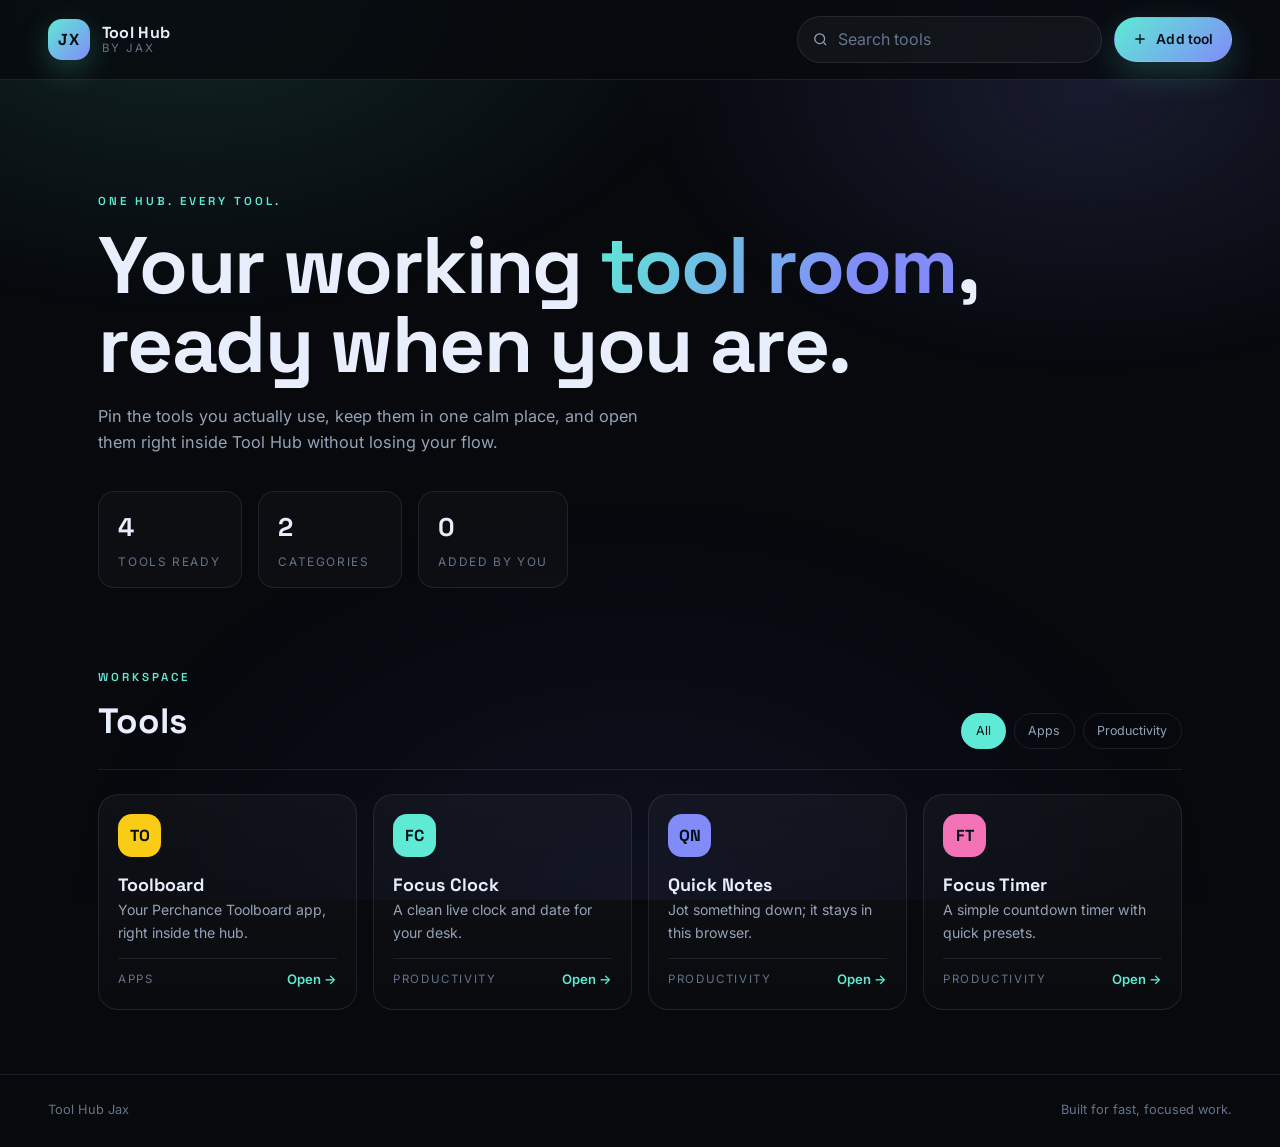
<file: index.html>
<!doctype html>
<html lang="en">
  <head>
    <meta charset="UTF-8" />
    <meta name="viewport" content="width=device-width, initial-scale=1.0" />
    <meta name="description" content="Tool Hub Jax — a fast, focused home for the tools you use every day." />
    <title>Tool Hub Jax</title>
    <link rel="preconnect" href="https://fonts.googleapis.com" />
    <link rel="preconnect" href="https://fonts.gstatic.com" crossorigin />
    <link
      href="https://fonts.googleapis.com/css2?family=Inter:wght@400;500;600;700&family=Space+Grotesk:wght@500;600;700&display=swap"
      rel="stylesheet"
    />
    <link rel="stylesheet" href="styles.css" />
  </head>
  <body>
    <div class="page-glow" aria-hidden="true"></div>

    <header class="topbar">
      <a class="brand" href="#top" aria-label="Tool Hub Jax home">
        <span class="brand-mark">JX</span>
        <span class="brand-text">
          <strong>Tool Hub</strong>
          <small>by Jax</small>
        </span>
      </a>

      <div class="topbar-actions">
        <label class="search">
          <svg viewBox="0 0 24 24" fill="none" stroke="currentColor" stroke-width="1.8" aria-hidden="true">
            <circle cx="11" cy="11" r="7" />
            <path d="m20 20-3.5-3.5" />
          </svg>
          <span class="sr-only">Search tools</span>
          <input id="searchInput" type="search" placeholder="Search tools" autocomplete="off" />
        </label>

        <button class="button button-primary" id="addToolButton" type="button">
          <svg viewBox="0 0 24 24" fill="none" stroke="currentColor" stroke-width="2" aria-hidden="true">
            <path d="M12 5v14M5 12h14" />
          </svg>
          Add tool
        </button>
      </div>
    </header>

    <main id="top">
      <section class="hero">
        <p class="eyebrow">One hub. Every tool.</p>
        <h1>
          Your working <span>tool room</span>, ready when you are.
        </h1>
        <p class="hero-copy">
          Pin the tools you actually use, keep them in one calm place, and open them right inside
          Tool Hub without losing your flow.
        </p>

        <div class="hero-stats">
          <div class="stat">
            <strong id="statTools">0</strong>
            <span>tools ready</span>
          </div>
          <div class="stat">
            <strong id="statCategories">0</strong>
            <span>categories</span>
          </div>
          <div class="stat">
            <strong id="statCustom">0</strong>
            <span>added by you</span>
          </div>
        </div>
      </section>

      <section class="workspace" aria-labelledby="workspaceTitle">
        <div class="workspace-head">
          <div>
            <p class="eyebrow">Workspace</p>
            <h2 id="workspaceTitle">Tools</h2>
          </div>
          <div class="filters" id="categoryFilters" role="group" aria-label="Filter tools by category"></div>
        </div>

        <div class="tool-grid" id="toolGrid"></div>

        <div class="empty-state" id="emptyState" hidden>
          <h3>No tools match that search</h3>
          <p>Try another word, or add a new tool to your hub.</p>
        </div>
      </section>
    </main>

    <footer class="footer">
      <p>Tool Hub Jax</p>
      <p>Built for fast, focused work.</p>
    </footer>

    <div class="viewer" id="viewer" hidden aria-hidden="true">
      <div class="viewer-backdrop" data-close-viewer></div>
      <section class="viewer-panel" role="dialog" aria-modal="true" aria-labelledby="viewerTitle">
        <header class="viewer-header">
          <div class="viewer-identity">
            <span class="viewer-badge" id="viewerBadge">TL</span>
            <div>
              <h2 id="viewerTitle">Tool</h2>
              <p id="viewerUrl"></p>
            </div>
          </div>
          <div class="viewer-actions">
            <a class="button button-ghost" id="viewerExternal" href="#" target="_blank" rel="noreferrer">
              Open in new tab
            </a>
            <button class="icon-button" id="closeViewerButton" type="button" aria-label="Close tool viewer">
              <svg viewBox="0 0 24 24" fill="none" stroke="currentColor" stroke-width="2" aria-hidden="true">
                <path d="M6 6l12 12M18 6 6 18" />
              </svg>
            </button>
          </div>
        </header>

        <div class="viewer-frame-wrap">
          <div class="viewer-loader" id="viewerLoader">Loading tool…</div>
          <iframe id="toolFrame" title="Embedded tool" allow="clipboard-read; clipboard-write; fullscreen" referrerpolicy="no-referrer"></iframe>
          <p class="viewer-note">
            Blank screen? Some sites block embedding. Use “Open in new tab” instead.
          </p>
        </div>
      </section>
    </div>

    <div class="modal" id="toolModal" hidden aria-hidden="true">
      <div class="modal-backdrop" data-close-modal></div>
      <section class="modal-panel" role="dialog" aria-modal="true" aria-labelledby="modalTitle">
        <header class="modal-header">
          <div>
            <p class="eyebrow" id="modalEyebrow">New tool</p>
            <h2 id="modalTitle">Add a tool</h2>
          </div>
          <button class="icon-button" id="closeModalButton" type="button" aria-label="Close add tool form">
            <svg viewBox="0 0 24 24" fill="none" stroke="currentColor" stroke-width="2" aria-hidden="true">
              <path d="M6 6l12 12M18 6 6 18" />
            </svg>
          </button>
        </header>

        <form class="tool-form" id="toolForm">
          <input id="toolId" type="hidden" />
          <label class="field">
            <span>Tool name</span>
            <input id="toolName" type="text" required maxlength="60" placeholder="e.g. Focus Timer" />
          </label>
          <label class="field">
            <span>Embed URL</span>
            <input id="toolUrl" type="text" required placeholder="https://example.com/tool" />
          </label>
          <label class="field">
            <span>Description</span>
            <textarea id="toolDescription" rows="3" maxlength="140" placeholder="What does this tool do?"></textarea>
          </label>
          <div class="field-row">
            <label class="field">
              <span>Category</span>
              <select id="toolCategory">
                <option>Productivity</option>
                <option>AI</option>
                <option>Media</option>
                <option>Data</option>
                <option>Design</option>
                <option>Other</option>
              </select>
            </label>
            <label class="field field-color">
              <span>Accent</span>
              <input id="toolAccent" type="color" value="#5eead4" />
            </label>
          </div>

          <div class="form-actions">
            <button class="button button-ghost" id="cancelModalButton" type="button">Cancel</button>
            <button class="button button-primary" type="submit">Save tool</button>
          </div>
        </form>
      </section>
    </div>

    <div class="toast" id="toast" role="status" hidden></div>

    <script src="app.js" defer></script>
  </body>
</html>
</file>
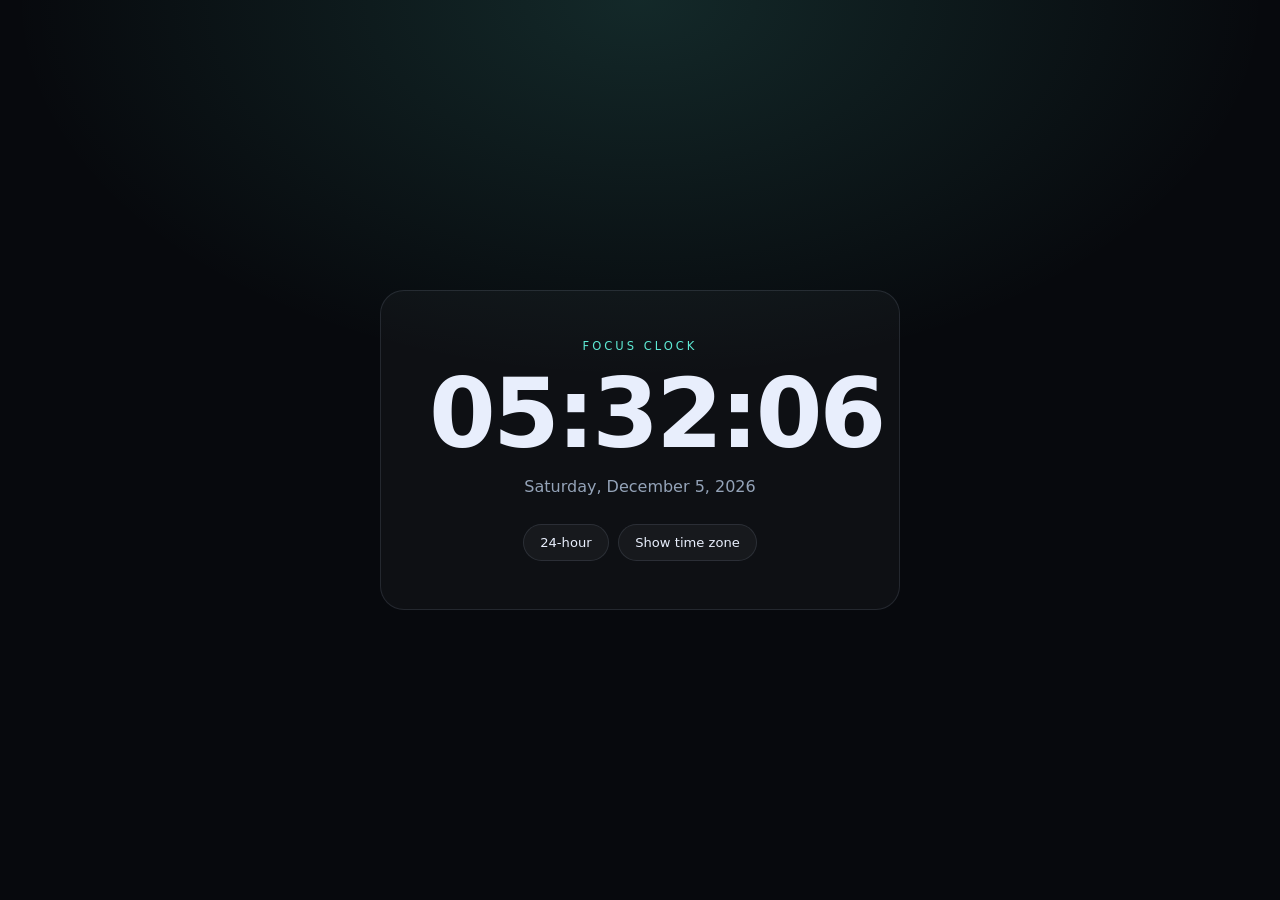
<file: tools/clock.html>
<!doctype html>
<html lang="en">
  <head>
    <meta charset="UTF-8" />
    <meta name="viewport" content="width=device-width, initial-scale=1.0" />
    <title>Focus Clock</title>
    <style>
      :root {
        color-scheme: dark;
        --bg: #07090d;
        --text: #e8eefc;
        --muted: #94a3b8;
        --accent: #5eead4;
        --line: rgba(148, 163, 184, 0.16);
      }

      * {
        box-sizing: border-box;
        margin: 0;
        padding: 0;
      }

      body {
        min-height: 100vh;
        display: grid;
        place-items: center;
        padding: 1.5rem;
        background: radial-gradient(70% 60% at 50% 0%, rgba(94, 234, 212, 0.14), transparent 70%), var(--bg);
        color: var(--text);
        font-family: "Inter", system-ui, -apple-system, "Segoe UI", sans-serif;
        text-align: center;
      }

      main {
        width: min(520px, 100%);
        padding: clamp(1.5rem, 5vw, 3rem);
        border: 1px solid var(--line);
        border-radius: 24px;
        background: rgba(255, 255, 255, 0.03);
      }

      .label {
        font-size: 0.72rem;
        letter-spacing: 0.26em;
        text-transform: uppercase;
        color: var(--accent);
      }

      #time {
        margin-top: 0.8rem;
        font-family: "Space Grotesk", system-ui, sans-serif;
        font-size: clamp(3.2rem, 14vw, 6rem);
        font-weight: 700;
        letter-spacing: -0.03em;
        line-height: 1;
      }

      #date {
        margin-top: 0.9rem;
        color: var(--muted);
        font-size: 1rem;
      }

      .controls {
        display: flex;
        justify-content: center;
        gap: 0.6rem;
        margin-top: 1.8rem;
      }

      button {
        padding: 0.6rem 1rem;
        border: 1px solid var(--line);
        border-radius: 999px;
        background: rgba(255, 255, 255, 0.04);
        color: var(--text);
        font: inherit;
        font-size: 0.82rem;
        cursor: pointer;
      }

      button:hover {
        border-color: rgba(94, 234, 212, 0.5);
      }

      #zone {
        margin-top: 1.2rem;
        color: var(--muted);
        font-size: 0.8rem;
      }
    </style>
  </head>
  <body>
    <main>
      <p class="label">Focus Clock</p>
      <div id="time">--:--</div>
      <p id="date">Loading date…</p>
      <div class="controls">
        <button id="formatButton" type="button">24-hour</button>
        <button id="zoneButton" type="button">Show time zone</button>
      </div>
      <p id="zone" hidden></p>
    </main>
    <script>
      const timeElement = document.querySelector("#time");
      const dateElement = document.querySelector("#date");
      const zoneElement = document.querySelector("#zone");
      const formatButton = document.querySelector("#formatButton");
      const zoneButton = document.querySelector("#zoneButton");
      let use24Hour = true;

      function render() {
        const now = new Date();
        timeElement.textContent = now.toLocaleTimeString([], {
          hour: "2-digit",
          minute: "2-digit",
          second: "2-digit",
          hour12: !use24Hour,
        });
        dateElement.textContent = now.toLocaleDateString([], {
          weekday: "long",
          year: "numeric",
          month: "long",
          day: "numeric",
        });
        zoneElement.textContent = `${Intl.DateTimeFormat().resolvedOptions().timeZone} · UTC${now.getTimezoneOffset() <= 0 ? "+" : "-"}${String(Math.abs(now.getTimezoneOffset() / 60)).padStart(2, "0")}`;
      }

      formatButton.addEventListener("click", () => {
        use24Hour = !use24Hour;
        formatButton.textContent = use24Hour ? "24-hour" : "12-hour";
        render();
      });

      zoneButton.addEventListener("click", () => {
        zoneElement.hidden = !zoneElement.hidden;
        zoneButton.textContent = zoneElement.hidden ? "Show time zone" : "Hide time zone";
      });

      render();
      setInterval(render, 1000);
    </script>
  </body>
</html>
</file>
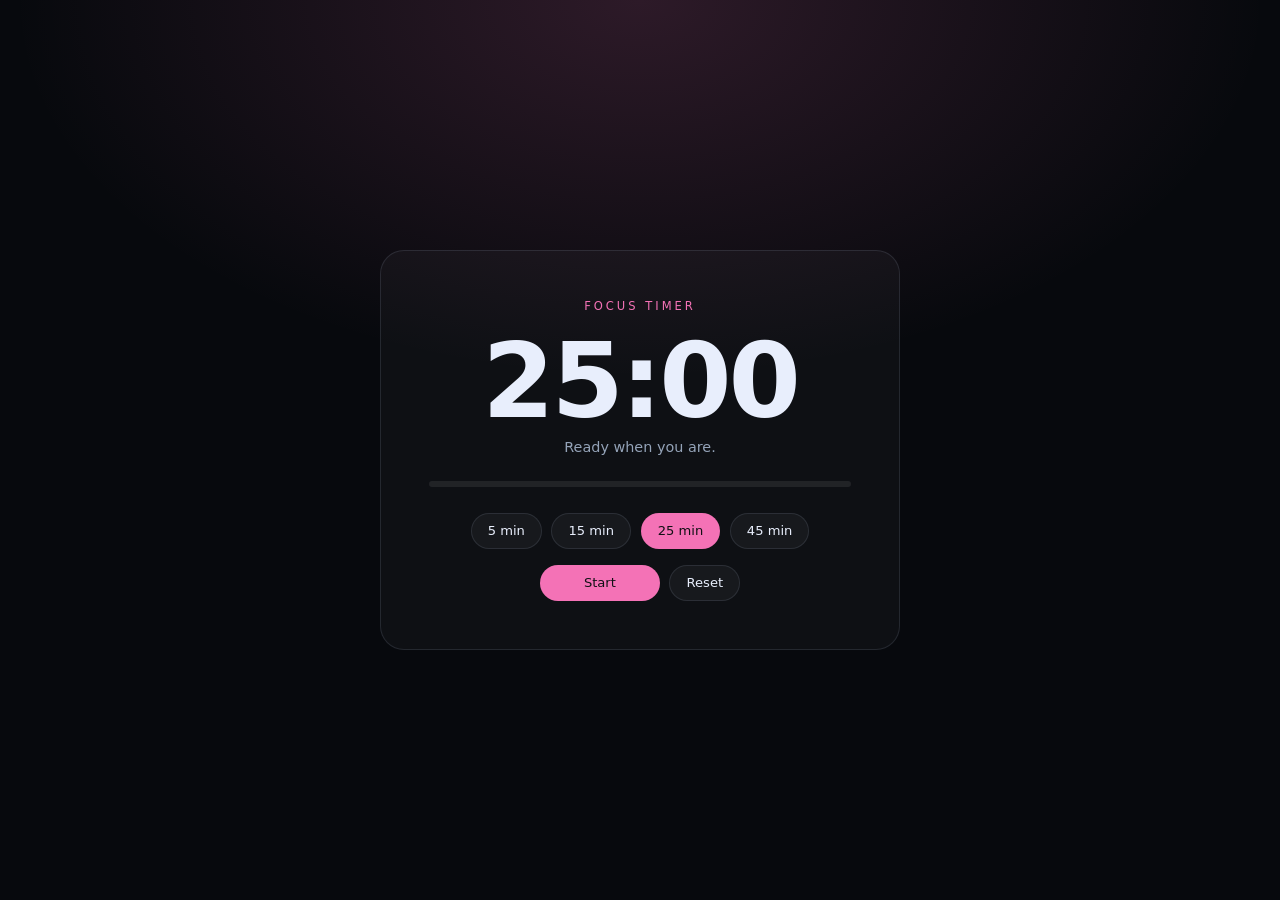
<file: tools/focus.html>
<!doctype html>
<html lang="en">
  <head>
    <meta charset="UTF-8" />
    <meta name="viewport" content="width=device-width, initial-scale=1.0" />
    <title>Focus Timer</title>
    <style>
      :root {
        color-scheme: dark;
        --bg: #07090d;
        --text: #e8eefc;
        --muted: #94a3b8;
        --accent: #f472b6;
        --line: rgba(148, 163, 184, 0.16);
      }

      * {
        box-sizing: border-box;
        margin: 0;
        padding: 0;
      }

      body {
        min-height: 100vh;
        display: grid;
        place-items: center;
        padding: 1.5rem;
        background: radial-gradient(70% 60% at 50% 0%, rgba(244, 114, 182, 0.16), transparent 70%), var(--bg);
        color: var(--text);
        font-family: "Inter", system-ui, -apple-system, "Segoe UI", sans-serif;
        text-align: center;
      }

      main {
        width: min(520px, 100%);
        padding: clamp(1.5rem, 5vw, 3rem);
        border: 1px solid var(--line);
        border-radius: 24px;
        background: rgba(255, 255, 255, 0.03);
      }

      .label {
        font-size: 0.72rem;
        letter-spacing: 0.26em;
        text-transform: uppercase;
        color: var(--accent);
      }

      #time {
        margin: 1rem 0 0.4rem;
        font-family: "Space Grotesk", system-ui, sans-serif;
        font-size: clamp(3.4rem, 15vw, 6.5rem);
        font-weight: 700;
        letter-spacing: -0.03em;
        line-height: 1;
      }

      #hint {
        color: var(--muted);
        font-size: 0.9rem;
      }

      .bar {
        height: 6px;
        margin: 1.6rem 0;
        border-radius: 999px;
        background: rgba(255, 255, 255, 0.08);
        overflow: hidden;
      }

      #progress {
        width: 0;
        height: 100%;
        background: linear-gradient(90deg, var(--accent), #818cf8);
        transition: width 0.3s linear;
      }

      .presets,
      .controls {
        display: flex;
        flex-wrap: wrap;
        justify-content: center;
        gap: 0.6rem;
      }

      .presets {
        margin-bottom: 1rem;
      }

      button {
        padding: 0.6rem 1rem;
        border: 1px solid var(--line);
        border-radius: 999px;
        background: rgba(255, 255, 255, 0.04);
        color: var(--text);
        font: inherit;
        font-size: 0.82rem;
        cursor: pointer;
        transition: border-color 0.18s ease, background 0.18s ease;
      }

      button:hover {
        border-color: rgba(244, 114, 182, 0.55);
      }

      button.is-active {
        color: #101014;
        background: var(--accent);
        border-color: transparent;
      }

      .primary {
        color: #101014;
        background: var(--accent);
        border-color: transparent;
        min-width: 7.5rem;
      }
    </style>
  </head>
  <body>
    <main>
      <p class="label">Focus Timer</p>
      <div id="time">25:00</div>
      <p id="hint">Ready when you are.</p>

      <div class="bar"><div id="progress"></div></div>

      <div class="presets">
        <button data-minutes="5" type="button">5 min</button>
        <button data-minutes="15" type="button">15 min</button>
        <button class="is-active" data-minutes="25" type="button">25 min</button>
        <button data-minutes="45" type="button">45 min</button>
      </div>

      <div class="controls">
        <button class="primary" id="startButton" type="button">Start</button>
        <button id="resetButton" type="button">Reset</button>
      </div>
    </main>
    <script>
      const timeElement = document.querySelector("#time");
      const hintElement = document.querySelector("#hint");
      const progressElement = document.querySelector("#progress");
      const startButton = document.querySelector("#startButton");
      const resetButton = document.querySelector("#resetButton");
      const presetButtons = Array.from(document.querySelectorAll("[data-minutes]"));

      let totalSeconds = 25 * 60;
      let remainingSeconds = totalSeconds;
      let intervalId = null;

      function format(seconds) {
        const minutes = Math.floor(seconds / 60);
        const rest = seconds % 60;
        return `${String(minutes).padStart(2, "0")}:${String(rest).padStart(2, "0")}`;
      }

      function render() {
        timeElement.textContent = format(remainingSeconds);
        const elapsed = totalSeconds - remainingSeconds;
        progressElement.style.width = `${(elapsed / totalSeconds) * 100}%`;
        document.title = `${format(remainingSeconds)} · Focus Timer`;
      }

      function stop() {
        clearInterval(intervalId);
        intervalId = null;
        startButton.textContent = "Start";
      }

      function tick() {
        if (remainingSeconds <= 0) {
          stop();
          remainingSeconds = 0;
          hintElement.textContent = "Time is up. Nice work.";
          render();
          return;
        }
        remainingSeconds -= 1;
        render();
      }

      startButton.addEventListener("click", () => {
        if (intervalId) {
          stop();
          hintElement.textContent = "Paused.";
          return;
        }
        if (remainingSeconds <= 0) remainingSeconds = totalSeconds;
        hintElement.textContent = "Focusing…";
        startButton.textContent = "Pause";
        intervalId = setInterval(tick, 1000);
      });

      resetButton.addEventListener("click", () => {
        stop();
        remainingSeconds = totalSeconds;
        hintElement.textContent = "Ready when you are.";
        render();
      });

      presetButtons.forEach((button) => {
        button.addEventListener("click", () => {
          stop();
          presetButtons.forEach((item) => item.classList.toggle("is-active", item === button));
          totalSeconds = Number(button.dataset.minutes) * 60;
          remainingSeconds = totalSeconds;
          hintElement.textContent = "Ready when you are.";
          render();
        });
      });

      render();
    </script>
  </body>
</html>
</file>
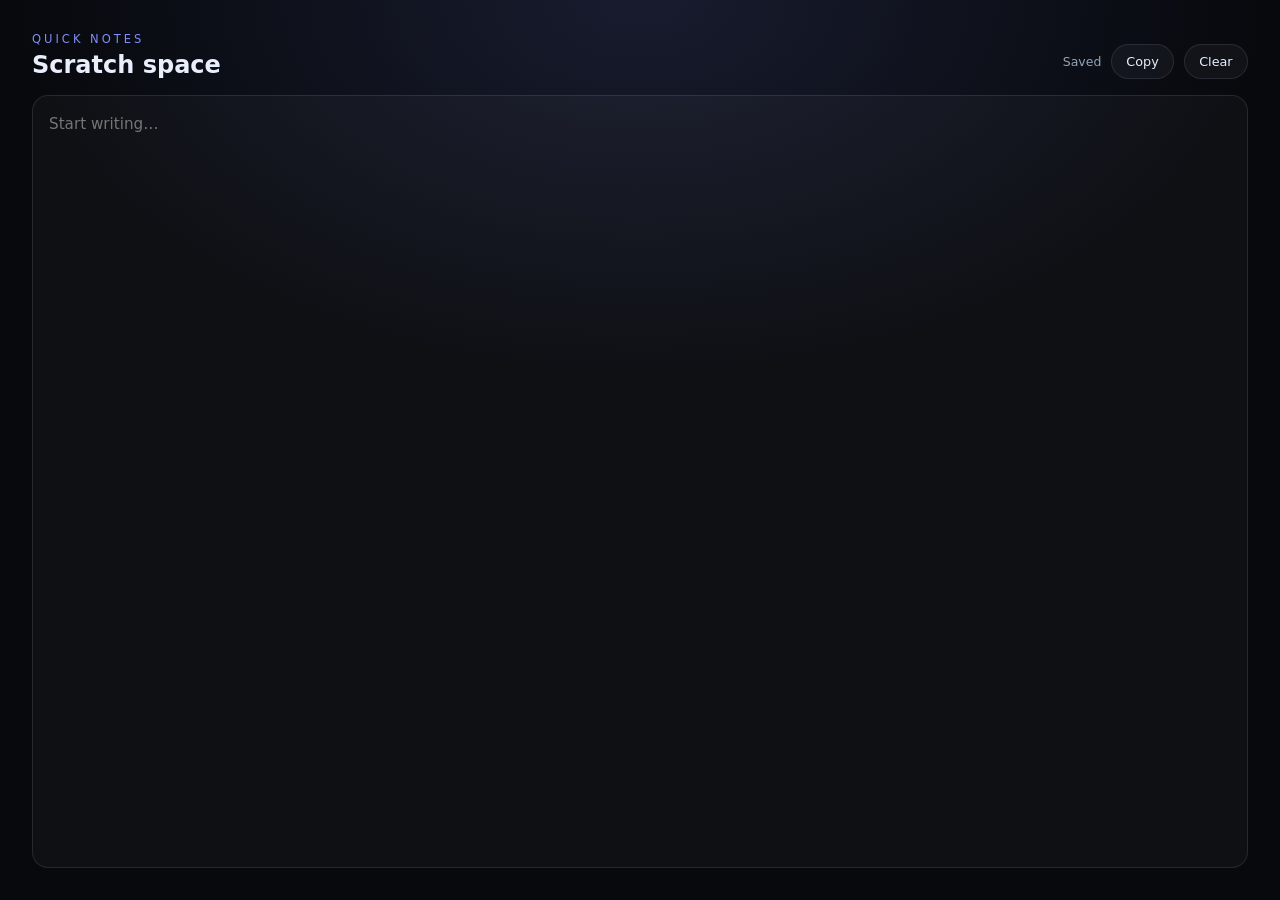
<file: tools/notes.html>
<!doctype html>
<html lang="en">
  <head>
    <meta charset="UTF-8" />
    <meta name="viewport" content="width=device-width, initial-scale=1.0" />
    <title>Quick Notes</title>
    <style>
      :root {
        color-scheme: dark;
        --bg: #07090d;
        --text: #e8eefc;
        --muted: #94a3b8;
        --accent: #818cf8;
        --line: rgba(148, 163, 184, 0.16);
      }

      * {
        box-sizing: border-box;
        margin: 0;
        padding: 0;
      }

      body {
        min-height: 100vh;
        display: flex;
        flex-direction: column;
        gap: 1rem;
        padding: clamp(1rem, 4vw, 2rem);
        background: radial-gradient(70% 60% at 50% 0%, rgba(129, 140, 248, 0.14), transparent 70%), var(--bg);
        color: var(--text);
        font-family: "Inter", system-ui, -apple-system, "Segoe UI", sans-serif;
      }

      header {
        display: flex;
        align-items: flex-end;
        justify-content: space-between;
        gap: 1rem;
      }

      .label {
        font-size: 0.72rem;
        letter-spacing: 0.26em;
        text-transform: uppercase;
        color: var(--accent);
      }

      h1 {
        margin-top: 0.3rem;
        font-family: "Space Grotesk", system-ui, sans-serif;
        font-size: 1.5rem;
      }

      .actions {
        display: flex;
        align-items: center;
        gap: 0.6rem;
      }

      #status {
        color: var(--muted);
        font-size: 0.78rem;
      }

      button {
        padding: 0.55rem 0.9rem;
        border: 1px solid var(--line);
        border-radius: 999px;
        background: rgba(255, 255, 255, 0.04);
        color: var(--text);
        font: inherit;
        font-size: 0.8rem;
        cursor: pointer;
      }

      button:hover {
        border-color: rgba(129, 140, 248, 0.6);
      }

      textarea {
        flex: 1;
        min-height: 320px;
        padding: 1rem;
        border: 1px solid var(--line);
        border-radius: 16px;
        background: rgba(255, 255, 255, 0.03);
        color: var(--text);
        font: inherit;
        font-size: 0.95rem;
        line-height: 1.7;
        outline: none;
        resize: none;
      }

      textarea:focus {
        border-color: rgba(129, 140, 248, 0.6);
      }
    </style>
  </head>
  <body>
    <header>
      <div>
        <p class="label">Quick Notes</p>
        <h1>Scratch space</h1>
      </div>
      <div class="actions">
        <span id="status">Saved</span>
        <button id="copyButton" type="button">Copy</button>
        <button id="clearButton" type="button">Clear</button>
      </div>
    </header>
    <textarea id="notes" placeholder="Start writing…" spellcheck="true"></textarea>
    <script>
      const notes = document.querySelector("#notes");
      const status = document.querySelector("#status");
      const storageKey = "tool-hub-jax.notes.v1";
      let saveTimer;

      notes.value = localStorage.getItem(storageKey) || "";

      notes.addEventListener("input", () => {
        status.textContent = "Saving…";
        clearTimeout(saveTimer);
        saveTimer = setTimeout(() => {
          localStorage.setItem(storageKey, notes.value);
          status.textContent = "Saved";
        }, 300);
      });

      document.querySelector("#clearButton").addEventListener("click", () => {
        if (!notes.value || !window.confirm("Clear your notes?")) return;
        notes.value = "";
        localStorage.removeItem(storageKey);
        status.textContent = "Cleared";
        notes.focus();
      });

      document.querySelector("#copyButton").addEventListener("click", async () => {
        if (!notes.value) return;
        try {
          await navigator.clipboard.writeText(notes.value);
          status.textContent = "Copied";
        } catch {
          status.textContent = "Copy blocked";
        }
      });
    </script>
  </body>
</html>
</file>
<file: styles.css>
:root {
  --bg: #07090d;
  --panel: #0e131c;
  --panel-2: #121a28;
  --line: rgba(148, 163, 184, 0.14);
  --line-strong: rgba(148, 163, 184, 0.28);
  --text: #e8eefc;
  --muted: #94a3b8;
  --faint: #64748b;
  --accent: #5eead4;
  --accent-2: #818cf8;
  --danger: #f87171;
  --radius: 20px;
  --shadow: 0 24px 80px rgba(0, 0, 0, 0.55);
  --font-display: "Space Grotesk", "Inter", system-ui, sans-serif;
  --font-body: "Inter", system-ui, -apple-system, "Segoe UI", sans-serif;
}

* {
  box-sizing: border-box;
  margin: 0;
  padding: 0;
}

html {
  scroll-behavior: smooth;
}

body {
  min-height: 100vh;
  background: var(--bg);
  color: var(--text);
  font-family: var(--font-body);
  line-height: 1.6;
  overflow-x: hidden;
}

body.no-scroll {
  overflow: hidden;
}

button,
input,
textarea,
select {
  font: inherit;
  color: inherit;
}

button {
  cursor: pointer;
}

a {
  color: inherit;
}

img,
svg,
iframe {
  display: block;
  max-width: 100%;
}

.sr-only {
  position: absolute;
  width: 1px;
  height: 1px;
  padding: 0;
  margin: -1px;
  overflow: hidden;
  clip: rect(0, 0, 0, 0);
  white-space: nowrap;
  border: 0;
}

.page-glow {
  position: fixed;
  inset: 0;
  pointer-events: none;
  z-index: 0;
  background:
    radial-gradient(60% 50% at 15% 0%, rgba(94, 234, 212, 0.12), transparent 70%),
    radial-gradient(50% 45% at 85% 10%, rgba(129, 140, 248, 0.14), transparent 70%),
    radial-gradient(60% 60% at 50% 100%, rgba(99, 102, 241, 0.08), transparent 75%);
}

.topbar {
  position: sticky;
  top: 0;
  z-index: 30;
  display: flex;
  align-items: center;
  justify-content: space-between;
  gap: 1.5rem;
  padding: 1rem clamp(1rem, 4vw, 3rem);
  background: rgba(7, 9, 13, 0.78);
  backdrop-filter: blur(18px);
  border-bottom: 1px solid var(--line);
}

.brand {
  display: inline-flex;
  align-items: center;
  gap: 0.75rem;
  text-decoration: none;
}

.brand-mark {
  display: grid;
  place-items: center;
  width: 2.6rem;
  height: 2.6rem;
  border-radius: 14px;
  font-family: var(--font-display);
  font-weight: 700;
  letter-spacing: 0.04em;
  color: #041016;
  background: linear-gradient(135deg, var(--accent), var(--accent-2));
  box-shadow: 0 10px 30px rgba(94, 234, 212, 0.24);
}

.brand-text {
  display: flex;
  flex-direction: column;
  line-height: 1.1;
}

.brand-text strong {
  font-family: var(--font-display);
  font-size: 1rem;
  letter-spacing: 0.02em;
}

.brand-text small {
  color: var(--faint);
  font-size: 0.72rem;
  letter-spacing: 0.16em;
  text-transform: uppercase;
}

.topbar-actions {
  display: flex;
  align-items: center;
  gap: 0.75rem;
}

.search {
  display: flex;
  align-items: center;
  gap: 0.6rem;
  padding: 0.6rem 0.9rem;
  min-width: min(280px, 40vw);
  background: rgba(255, 255, 255, 0.04);
  border: 1px solid var(--line);
  border-radius: 999px;
  color: var(--muted);
  transition: border-color 0.2s ease, background 0.2s ease;
}

.search:focus-within {
  border-color: rgba(94, 234, 212, 0.5);
  background: rgba(255, 255, 255, 0.06);
}

.search svg {
  width: 1.05rem;
  height: 1.05rem;
  flex-shrink: 0;
}

.search input {
  width: 100%;
  background: none;
  border: none;
  outline: none;
}

.search input::placeholder {
  color: var(--faint);
}

.button {
  display: inline-flex;
  align-items: center;
  justify-content: center;
  gap: 0.5rem;
  padding: 0.68rem 1.1rem;
  border: 1px solid transparent;
  border-radius: 999px;
  font-size: 0.86rem;
  font-weight: 600;
  letter-spacing: 0.01em;
  text-decoration: none;
  transition: transform 0.18s ease, box-shadow 0.18s ease, background 0.18s ease, border-color 0.18s ease;
}

.button svg {
  width: 1rem;
  height: 1rem;
}

.button-primary {
  color: #041016;
  background: linear-gradient(135deg, var(--accent), var(--accent-2));
  box-shadow: 0 12px 34px rgba(94, 234, 212, 0.2);
}

.button-primary:hover {
  transform: translateY(-1px);
  box-shadow: 0 16px 40px rgba(94, 234, 212, 0.3);
}

.button-ghost {
  color: var(--text);
  background: rgba(255, 255, 255, 0.04);
  border-color: var(--line);
}

.button-ghost:hover {
  border-color: var(--line-strong);
  background: rgba(255, 255, 255, 0.08);
}

.icon-button {
  display: grid;
  place-items: center;
  width: 2.4rem;
  height: 2.4rem;
  border-radius: 12px;
  border: 1px solid var(--line);
  background: rgba(255, 255, 255, 0.04);
  color: var(--muted);
  transition: color 0.18s ease, border-color 0.18s ease, background 0.18s ease;
}

.icon-button:hover {
  color: var(--text);
  border-color: var(--line-strong);
  background: rgba(255, 255, 255, 0.08);
}

.icon-button svg {
  width: 1.1rem;
  height: 1.1rem;
}

main {
  position: relative;
  z-index: 1;
  width: min(1180px, 100%);
  margin: 0 auto;
  padding: 0 clamp(1rem, 4vw, 3rem) 4rem;
}

.hero {
  padding: clamp(3.5rem, 9vw, 7rem) 0 clamp(2.5rem, 6vw, 4rem);
  animation: rise 0.7s ease both;
}

.eyebrow {
  font-family: var(--font-display);
  font-size: 0.72rem;
  font-weight: 600;
  letter-spacing: 0.26em;
  text-transform: uppercase;
  color: var(--accent);
}

.hero h1 {
  max-width: 18ch;
  margin-top: 1rem;
  font-family: var(--font-display);
  font-size: clamp(2.6rem, 6.4vw, 5rem);
  line-height: 0.98;
  letter-spacing: -0.02em;
}

.hero h1 span {
  background: linear-gradient(120deg, var(--accent), var(--accent-2) 70%);
  -webkit-background-clip: text;
  background-clip: text;
  color: transparent;
}

.hero-copy {
  max-width: 56ch;
  margin-top: 1.25rem;
  color: var(--muted);
  font-size: 1.02rem;
}

.hero-stats {
  display: flex;
  flex-wrap: wrap;
  gap: 1rem;
  margin-top: 2.25rem;
}

.stat {
  min-width: 9rem;
  padding: 0.9rem 1.2rem;
  border: 1px solid var(--line);
  border-radius: 16px;
  background: rgba(255, 255, 255, 0.025);
}

.stat strong {
  display: block;
  font-family: var(--font-display);
  font-size: 1.6rem;
}

.stat span {
  color: var(--faint);
  font-size: 0.74rem;
  letter-spacing: 0.14em;
  text-transform: uppercase;
}

.workspace {
  padding-top: 1rem;
}

.workspace-head {
  display: flex;
  align-items: flex-end;
  justify-content: space-between;
  gap: 1.25rem;
  flex-wrap: wrap;
  padding-bottom: 1.25rem;
  border-bottom: 1px solid var(--line);
}

.workspace-head h2 {
  margin-top: 0.35rem;
  font-family: var(--font-display);
  font-size: clamp(1.6rem, 3vw, 2.2rem);
}

.filters {
  display: flex;
  flex-wrap: wrap;
  gap: 0.5rem;
}

.filter-chip {
  padding: 0.42rem 0.85rem;
  border: 1px solid var(--line);
  border-radius: 999px;
  background: none;
  color: var(--muted);
  font-size: 0.78rem;
  transition: all 0.18s ease;
}

.filter-chip:hover {
  color: var(--text);
  border-color: var(--line-strong);
}

.filter-chip.is-active {
  color: #041016;
  background: var(--accent);
  border-color: transparent;
}

.tool-grid {
  display: grid;
  grid-template-columns: repeat(auto-fill, minmax(250px, 1fr));
  gap: 1rem;
  margin-top: 1.5rem;
}

.tool-card {
  position: relative;
  display: flex;
  flex-direction: column;
  gap: 0.85rem;
  padding: 1.2rem;
  border: 1px solid var(--line);
  border-radius: var(--radius);
  background:
    linear-gradient(180deg, rgba(255, 255, 255, 0.035), rgba(255, 255, 255, 0.012));
  text-align: left;
  transition: transform 0.2s ease, border-color 0.2s ease, box-shadow 0.2s ease;
  animation: rise 0.5s ease both;
}

.tool-card:hover,
.tool-card:focus-visible {
  transform: translateY(-4px);
  border-color: rgba(94, 234, 212, 0.4);
  box-shadow: 0 20px 50px rgba(0, 0, 0, 0.42);
  outline: none;
}

.tool-card-top {
  display: flex;
  align-items: flex-start;
  justify-content: space-between;
  gap: 0.75rem;
}

.tool-icon {
  display: grid;
  place-items: center;
  width: 2.7rem;
  height: 2.7rem;
  border-radius: 14px;
  font-family: var(--font-display);
  font-weight: 700;
  color: #041016;
}

.tool-title {
  font-family: var(--font-display);
  font-size: 1.12rem;
}

.tool-description {
  color: var(--muted);
  font-size: 0.88rem;
}

.tool-meta {
  display: flex;
  align-items: center;
  justify-content: space-between;
  gap: 0.75rem;
  margin-top: auto;
  padding-top: 0.6rem;
  border-top: 1px solid var(--line);
}

.tool-category {
  color: var(--faint);
  font-size: 0.72rem;
  letter-spacing: 0.14em;
  text-transform: uppercase;
}

.tool-open {
  color: var(--accent);
  font-size: 0.82rem;
  font-weight: 600;
}

.tool-card-actions {
  position: absolute;
  top: 0.7rem;
  right: 0.7rem;
  display: flex;
  gap: 0.35rem;
  opacity: 0;
  transition: opacity 0.18s ease;
}

.tool-card:hover .tool-card-actions,
.tool-card:focus-within .tool-card-actions {
  opacity: 1;
}

.mini-button {
  display: grid;
  place-items: center;
  width: 1.9rem;
  height: 1.9rem;
  border-radius: 10px;
  border: 1px solid var(--line);
  background: rgba(10, 14, 22, 0.85);
  color: var(--muted);
}

.mini-button:hover {
  color: var(--text);
  border-color: var(--line-strong);
}

.mini-button.danger:hover {
  color: var(--danger);
  border-color: rgba(248, 113, 113, 0.4);
}

.mini-button svg {
  width: 0.95rem;
  height: 0.95rem;
}

.empty-state {
  margin-top: 2rem;
  padding: 3rem 1.5rem;
  text-align: center;
  border: 1px dashed var(--line-strong);
  border-radius: var(--radius);
  color: var(--muted);
}

.empty-state h3 {
  font-family: var(--font-display);
  color: var(--text);
}

.footer {
  position: relative;
  z-index: 1;
  display: flex;
  align-items: center;
  justify-content: space-between;
  gap: 1rem;
  padding: 1.6rem clamp(1rem, 4vw, 3rem);
  border-top: 1px solid var(--line);
  color: var(--faint);
  font-size: 0.8rem;
}

.viewer,
.modal {
  position: fixed;
  inset: 0;
  z-index: 60;
  display: grid;
  place-items: center;
  padding: clamp(0.75rem, 3vw, 2rem);
}

.viewer-backdrop,
.modal-backdrop {
  position: absolute;
  inset: 0;
  background: rgba(3, 5, 9, 0.78);
  backdrop-filter: blur(8px);
}

.viewer-panel {
  position: relative;
  display: flex;
  flex-direction: column;
  width: min(1180px, 96vw);
  height: min(820px, 92vh);
  overflow: hidden;
  border: 1px solid var(--line-strong);
  border-radius: 22px;
  background: var(--panel);
  box-shadow: var(--shadow);
  animation: pop 0.24s ease both;
}

.viewer-header {
  display: flex;
  align-items: center;
  justify-content: space-between;
  gap: 1rem;
  padding: 0.9rem 1.1rem;
  border-bottom: 1px solid var(--line);
  background: rgba(255, 255, 255, 0.02);
}

.viewer-identity {
  display: flex;
  align-items: center;
  gap: 0.8rem;
  min-width: 0;
}

.viewer-badge {
  display: grid;
  place-items: center;
  width: 2.4rem;
  height: 2.4rem;
  flex-shrink: 0;
  border-radius: 12px;
  font-family: var(--font-display);
  font-weight: 700;
  color: #041016;
  background: var(--accent);
}

.viewer-identity h2 {
  font-family: var(--font-display);
  font-size: 1.05rem;
}

.viewer-identity p {
  max-width: 52ch;
  overflow: hidden;
  color: var(--faint);
  font-size: 0.75rem;
  text-overflow: ellipsis;
  white-space: nowrap;
}

.viewer-actions {
  display: flex;
  align-items: center;
  gap: 0.6rem;
  flex-shrink: 0;
}

.viewer-frame-wrap {
  position: relative;
  flex: 1;
  background: #0a0e15;
}

.viewer-frame-wrap iframe {
  width: 100%;
  height: 100%;
  border: 0;
  background: #fff;
}

.viewer-loader {
  position: absolute;
  inset: 0;
  display: grid;
  place-items: center;
  color: var(--muted);
  font-size: 0.85rem;
  letter-spacing: 0.12em;
  text-transform: uppercase;
}

.viewer-loader.is-hidden {
  display: none;
}

.viewer-note {
  position: absolute;
  right: 0.9rem;
  bottom: 0.9rem;
  padding: 0.45rem 0.75rem;
  border: 1px solid var(--line);
  border-radius: 999px;
  background: rgba(7, 9, 13, 0.82);
  color: var(--faint);
  font-size: 0.72rem;
}

.modal-panel {
  position: relative;
  width: min(560px, 94vw);
  max-height: 92vh;
  overflow-y: auto;
  padding: 1.4rem;
  border: 1px solid var(--line-strong);
  border-radius: 22px;
  background: var(--panel);
  box-shadow: var(--shadow);
  animation: pop 0.22s ease both;
}

.modal-header {
  display: flex;
  align-items: flex-start;
  justify-content: space-between;
  gap: 1rem;
  margin-bottom: 1.25rem;
}

.modal-header h2 {
  margin-top: 0.25rem;
  font-family: var(--font-display);
  font-size: 1.5rem;
}

.tool-form {
  display: flex;
  flex-direction: column;
  gap: 1rem;
}

.field {
  display: flex;
  flex-direction: column;
  gap: 0.4rem;
}

.field > span {
  color: var(--faint);
  font-size: 0.72rem;
  letter-spacing: 0.16em;
  text-transform: uppercase;
}

.field input,
.field textarea,
.field select {
  width: 100%;
  padding: 0.75rem 0.9rem;
  border: 1px solid var(--line);
  border-radius: 12px;
  background: rgba(255, 255, 255, 0.03);
  outline: none;
  transition: border-color 0.18s ease, background 0.18s ease;
}

.field input:focus,
.field textarea:focus,
.field select:focus {
  border-color: rgba(94, 234, 212, 0.55);
  background: rgba(255, 255, 255, 0.06);
}

.field textarea {
  resize: vertical;
}

.field-color input {
  height: 3rem;
  padding: 0.35rem;
}

.field-row {
  display: grid;
  grid-template-columns: 1fr 1fr;
  gap: 1rem;
}

.form-actions {
  display: flex;
  justify-content: flex-end;
  gap: 0.6rem;
  margin-top: 0.35rem;
}

.toast {
  position: fixed;
  left: 50%;
  bottom: 1.5rem;
  z-index: 80;
  transform: translateX(-50%);
  padding: 0.7rem 1.1rem;
  border: 1px solid var(--line-strong);
  border-radius: 999px;
  background: rgba(14, 19, 28, 0.95);
  box-shadow: var(--shadow);
  color: var(--text);
  font-size: 0.84rem;
}

@keyframes rise {
  from {
    opacity: 0;
    transform: translateY(16px);
  }
  to {
    opacity: 1;
    transform: translateY(0);
  }
}

@keyframes pop {
  from {
    opacity: 0;
    transform: scale(0.97);
  }
  to {
    opacity: 1;
    transform: scale(1);
  }
}

@media (max-width: 720px) {
  .topbar {
    flex-wrap: wrap;
  }

  .topbar-actions {
    width: 100%;
  }

  .search {
    flex: 1;
    min-width: 0;
  }

  .button span,
  .button-primary {
    white-space: nowrap;
  }

  .viewer-panel {
    height: 94vh;
  }

  .viewer-note {
    display: none;
  }

  .field-row {
    grid-template-columns: 1fr;
  }

  .viewer-actions .button-ghost {
    display: none;
  }
}

[hidden] {
  display: none !important;
}
</file>
